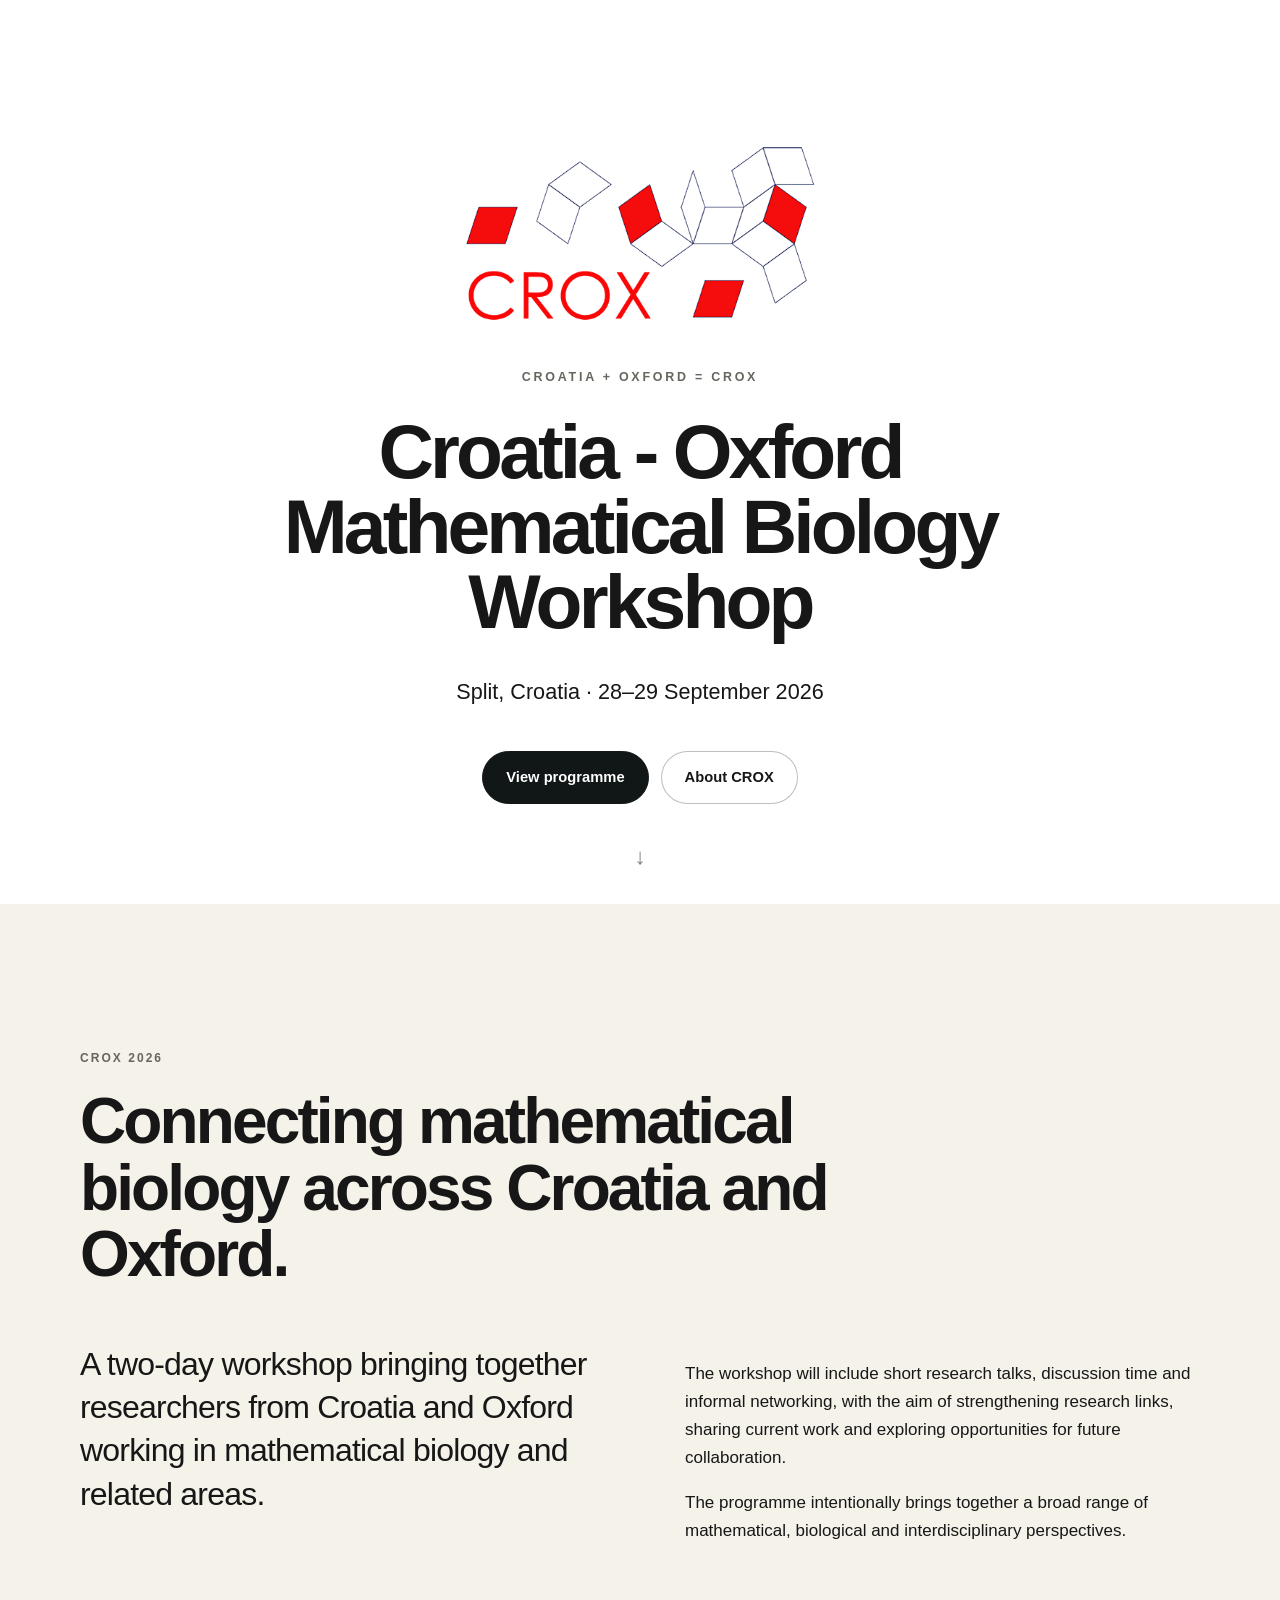
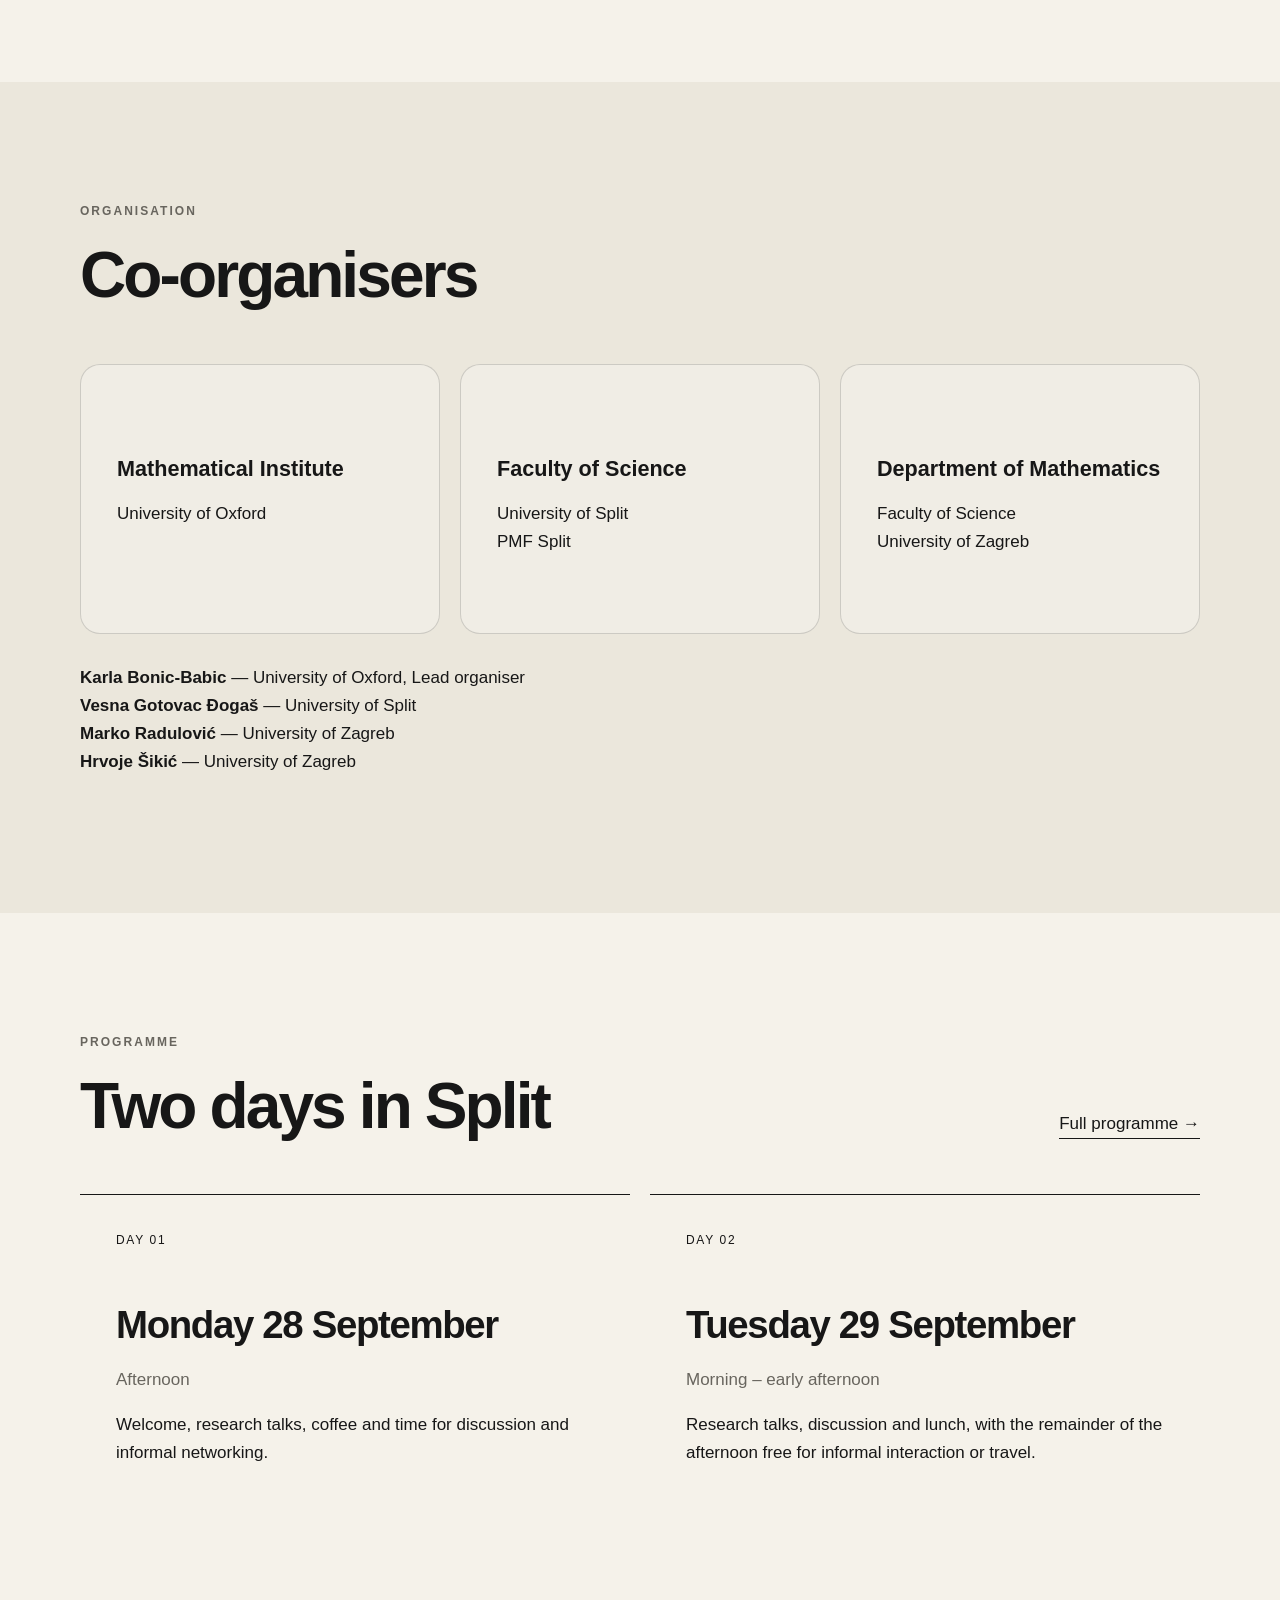
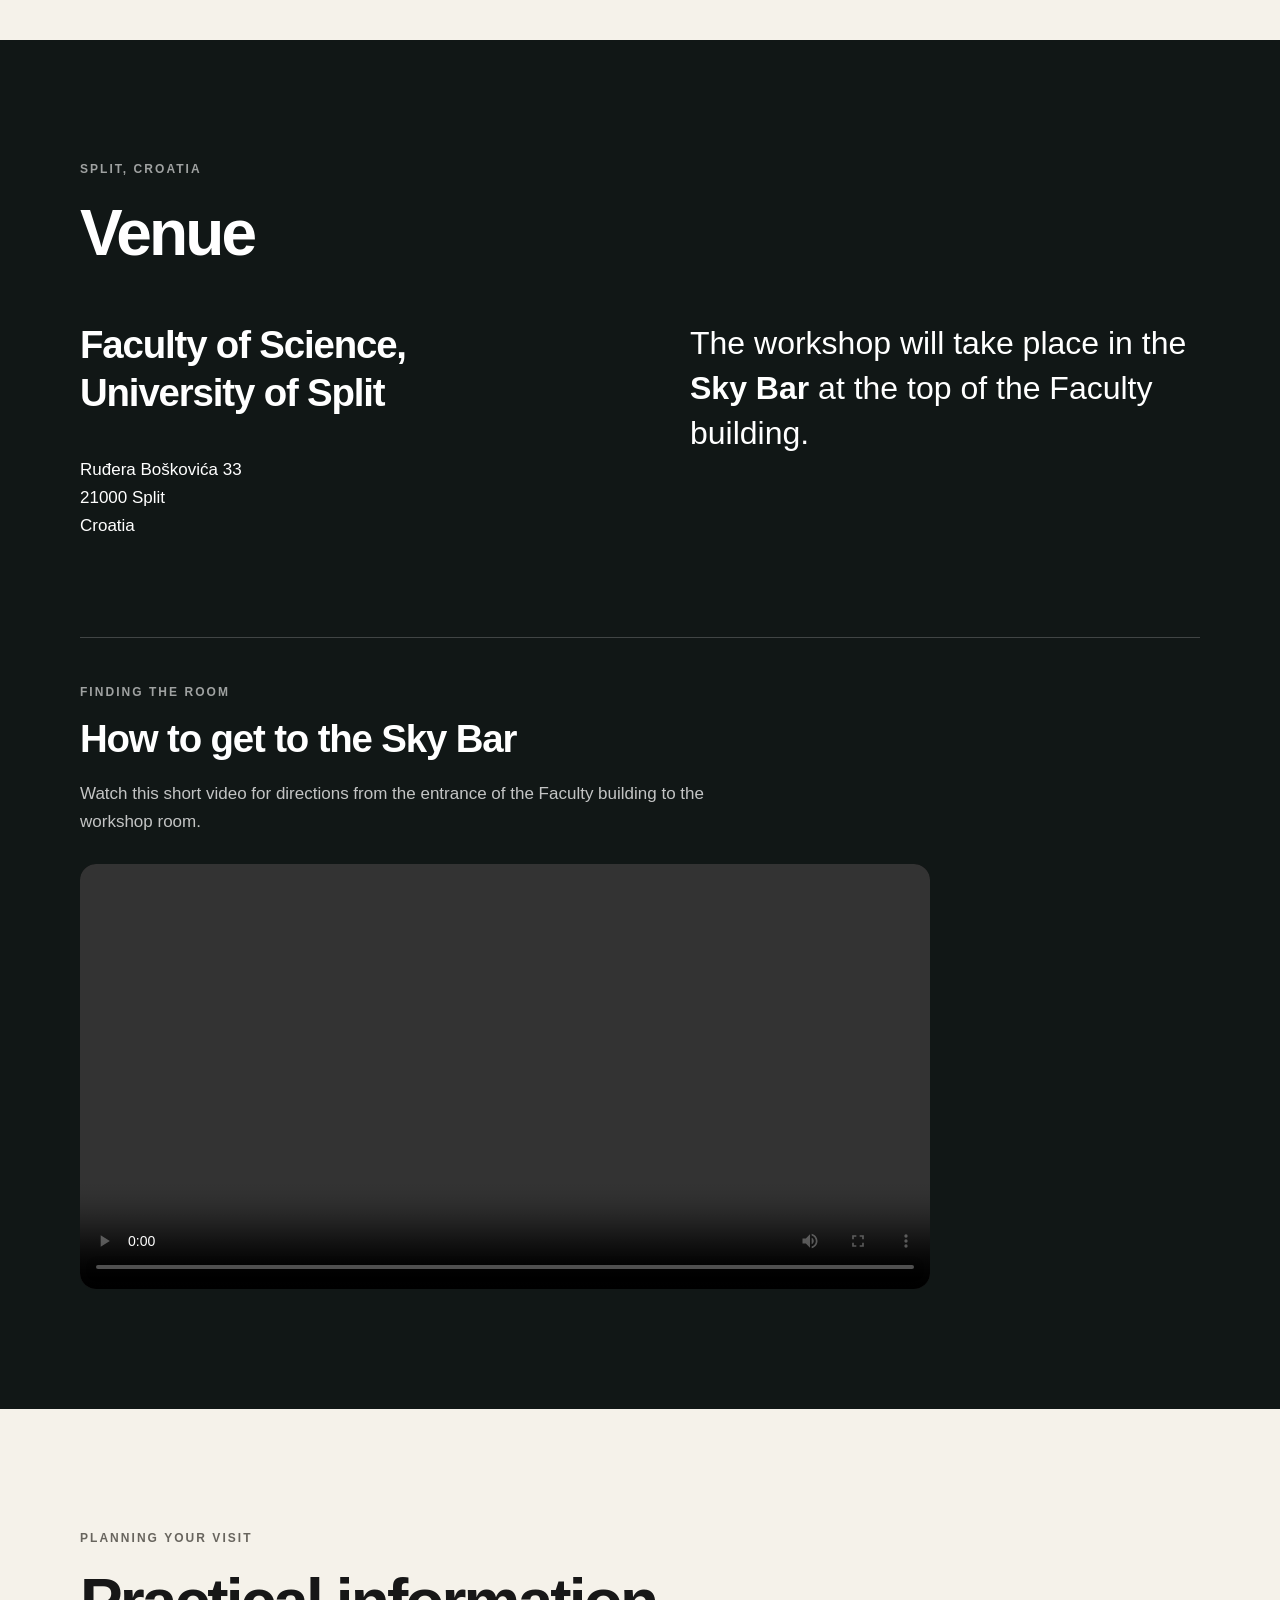
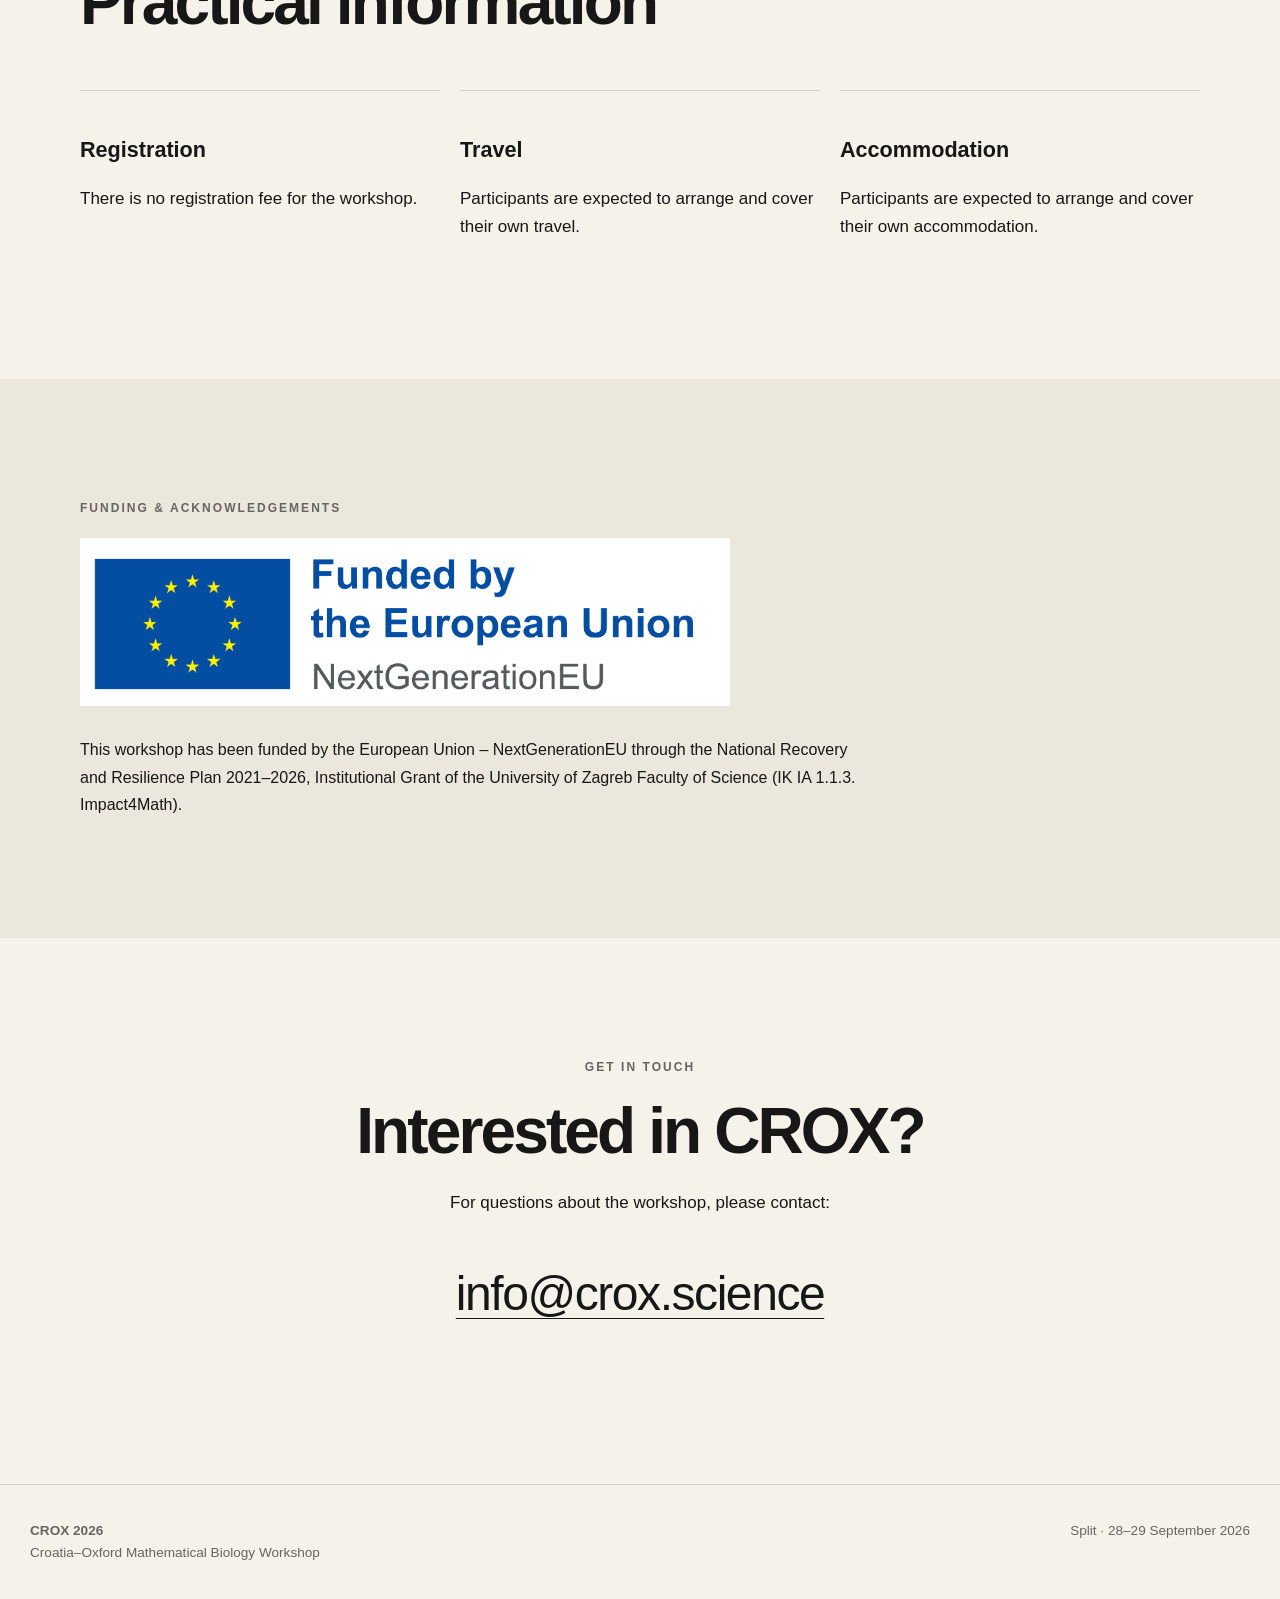
<file: index.html>
<!DOCTYPE html>
<html lang="en">

<head>
  <meta charset="UTF-8">
  <meta name="viewport" content="width=device-width, initial-scale=1.0">

  <title>CROX 2026 | Croatia - Oxford Mathematical Biology Workshop</title>

  <meta
    name="description"
    content="CROX 2026: Croatia - Oxford Mathematical Biology Workshop, Split, Croatia, 28–29 September 2026."
  >

  <link rel="stylesheet" href="style.css">
</head>

<body>

  <!-- Navigation -->
  <nav class="site-nav">
    <a class="nav-brand" href="index.html">CROX</a>

    <div class="nav-links">
      <a href="#about">About</a>
      <a href="programme.html">Programme</a>
      <a href="#venue">Venue</a>
      <a href="#practical">Practical</a>
      <a href="#contact">Contact</a>
    </div>
  </nav>


  <!-- Hero -->
  <header class="hero">

    <div class="hero-video" aria-hidden="true">
      <iframe
        src="https://player.vimeo.com/video/213096096?background=1&autoplay=1&loop=1&muted=1"
        frameborder="0"
        allow="autoplay; fullscreen"
        tabindex="-1"
        title="Background video">
      </iframe>
    </div>

    <div class="hero-overlay"></div>

    <div class="hero-content">

      <img
        src="assets/crox-logo.jpeg"
        alt="CROX logo"
        class="hero-logo"
        width="1200"
        height="540"
        loading="eager"
        fetchpriority="high"
        decoding="async"
      >

      <p class="eyebrow">
        Croatia + Oxford = CROX
      </p>

      <h1>
        Croatia - Oxford<br>
        Mathematical Biology Workshop
      </h1>

      <p class="hero-date">
        Split, Croatia · 28–29 September 2026
      </p>

      <div class="hero-buttons">
        <a href="programme.html" class="button button-light">
          View programme
        </a>

        <a href="#about" class="button button-outline">
          About CROX
        </a>
      </div>

    </div>

    <a href="#about" class="scroll-cue" aria-label="Scroll to workshop information">
      ↓
    </a>

  </header>


  <main>

    <!-- About -->
    <section class="section intro-section" id="about">

      <p class="section-label">CROX 2026</p>

      <h2>
        Connecting mathematical biology
        across Croatia and Oxford.
      </h2>

      <div class="two-column">

        <p class="lead">
          A two-day workshop bringing together researchers from Croatia
          and Oxford working in mathematical biology and related areas.
        </p>

        <div>
          <p>
            The workshop will include short research talks, discussion
            time and informal networking, with the aim of strengthening
            research links, sharing current work and exploring
            opportunities for future collaboration.
          </p>

          <p>
            The programme intentionally brings together a broad range of
            mathematical, biological and interdisciplinary perspectives.
          </p>
        </div>

      </div>

    </section>


    <!-- Organisers -->
    <section class="section soft-section" id="organisers">

      <p class="section-label">Organisation</p>
    
      <h2>Co-organisers</h2>
    
      <div class="info-grid organiser-grid">
    
        <article class="info-card">
          <h3>Mathematical Institute</h3>
          <p>University of Oxford</p>
        </article>
    
        <article class="info-card">
          <h3>Faculty of Science</h3>
          <p>
            University of Split<br>
            PMF Split
          </p>
        </article>
    
        <article class="info-card">
          <h3>Department of Mathematics</h3>
          <p>
            Faculty of Science<br>
            University of Zagreb
          </p>
        </article>
    
      </div>
    
      <p class="organiser-note">
        <strong>Karla Bonic-Babic</strong> — University of Oxford, Lead organiser<br>
        <strong>Vesna Gotovac Đogaš</strong> — University of Split<br>
        <strong>Marko Radulović</strong> — University of Zagreb<br>
        <strong>Hrvoje Šikić</strong> — University of Zagreb
      </p>
    
    </section>


    <!-- Programme preview -->
    <section class="section" id="programme">

      <div class="section-heading-row">
        <div>
          <p class="section-label">Programme</p>
          <h2>Two days in Split</h2>
        </div>

        <a href="programme.html" class="text-link">
          Full programme →
        </a>
      </div>


      <div class="day-grid">

        <article class="day-card">

          <p class="day-number">Day 01</p>

          <h3>Monday 28 September</h3>

          <p class="day-time">
            Afternoon
          </p>

          <p>
            Welcome, research talks, coffee and time for discussion
            and informal networking.
          </p>

        </article>


        <article class="day-card">

          <p class="day-number">Day 02</p>

          <h3>Tuesday 29 September</h3>

          <p class="day-time">
            Morning – early afternoon
          </p>

          <p>
            Research talks, discussion and lunch, with the remainder
            of the afternoon free for informal interaction or travel.
          </p>

        </article>

      </div>

    </section>


    <!-- Venue -->
    <section class="section dark-section" id="venue">

      <p class="section-label section-label-light">
        Split, Croatia
      </p>

      <h2>Venue</h2>

      <div class="venue-layout">

        <div>
          <h3>
            Faculty of Science,<br>
            University of Split
          </h3>

          <p>
            Ruđera Boškovića 33<br>
            21000 Split<br>
            Croatia
          </p>
        </div>

        <div>
          <p class="venue-highlight">
            The workshop will take place in the
            <strong>Sky Bar</strong> at the top of the Faculty building.
          </p>
        </div>

      </div>

        <div class="venue-video">
          <p class="venue-video-label">Finding the room</p>
        
          <h3>How to get to the Sky Bar</h3>
        
          <p>
            Watch this short video for directions from the entrance of the
            Faculty building to the workshop room.
          </p>
        
          <video controls playsinline preload="metadata">
            <source src="assets/how-to-find-sky-bar.MP4" type="video/mp4">
            Your browser does not support the video element.
          </video>
        </div>
      
    </section>


    <!-- Practical -->
    <section class="section" id="practical">

      <p class="section-label">Planning your visit</p>

      <h2>Practical information</h2>

      <div class="practical-grid">

        <article>
          <h3>Registration</h3>
          <p>
            There is no registration fee for the workshop.
          </p>
        </article>

        <article>
          <h3>Travel</h3>
          <p>
            Participants are expected to arrange and cover their own travel.
          </p>
        </article>

        <article>
          <h3>Accommodation</h3>
          <p>
            Participants are expected to arrange and cover their own accommodation.
          </p>
        </article>

      </div>

    </section>

    <!-- Funding -->
    <section class="section soft-section funding-section" id="funding">
    
      <p class="section-label">Funding &amp; acknowledgements</p>
        
      <div class="funding-content">
    
        <img
          src="assets/eu_funding.jpg"
          alt="Funded by the European Union – NextGenerationEU"
          class="funding-logo"
        >
    
        <p class="funding-text">
          This workshop has been funded by the European Union –
          NextGenerationEU through the National Recovery and Resilience Plan <span class="nowrap">2021–2026</span>,
          Institutional Grant of the University of Zagreb Faculty of Science (IK IA 1.1.3. Impact4Math).
        </p>
    
      </div>
    
    </section>
    
    <!-- Contact -->
    <section class="section contact-section" id="contact">

      <p class="section-label">Get in touch</p>

      <h2>Interested in CROX?</h2>

      <p>
        For questions about the workshop, please contact:
      </p>

      <a
        class="contact-email"
        href="mailto:info@crox.science"
      >
        info@crox.science
      </a>

    </section>

  </main>


  <footer class="site-footer">

    <div>
      <strong>CROX 2026</strong><br>
      Croatia–Oxford Mathematical Biology Workshop
    </div>

    <div>
      Split · 28–29 September 2026
    </div>

  </footer>
  
</body>
</html>
</file>
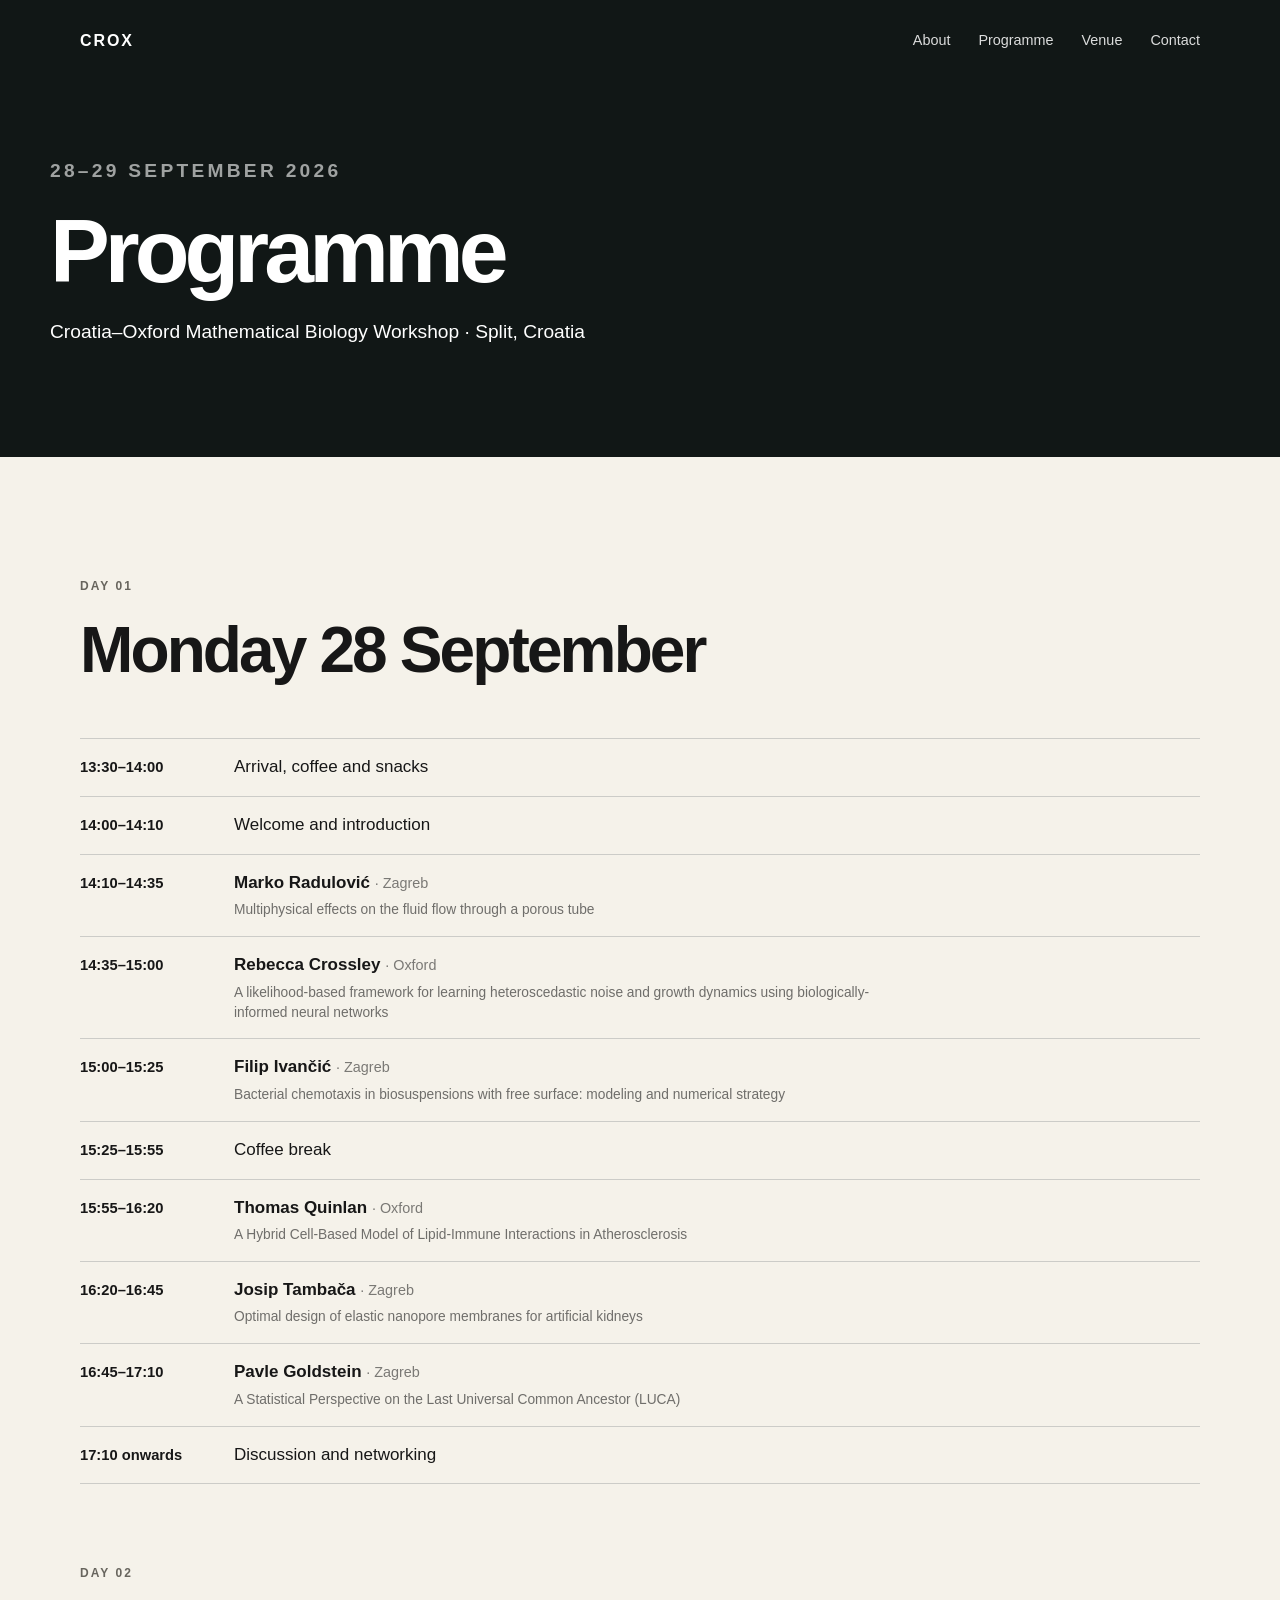
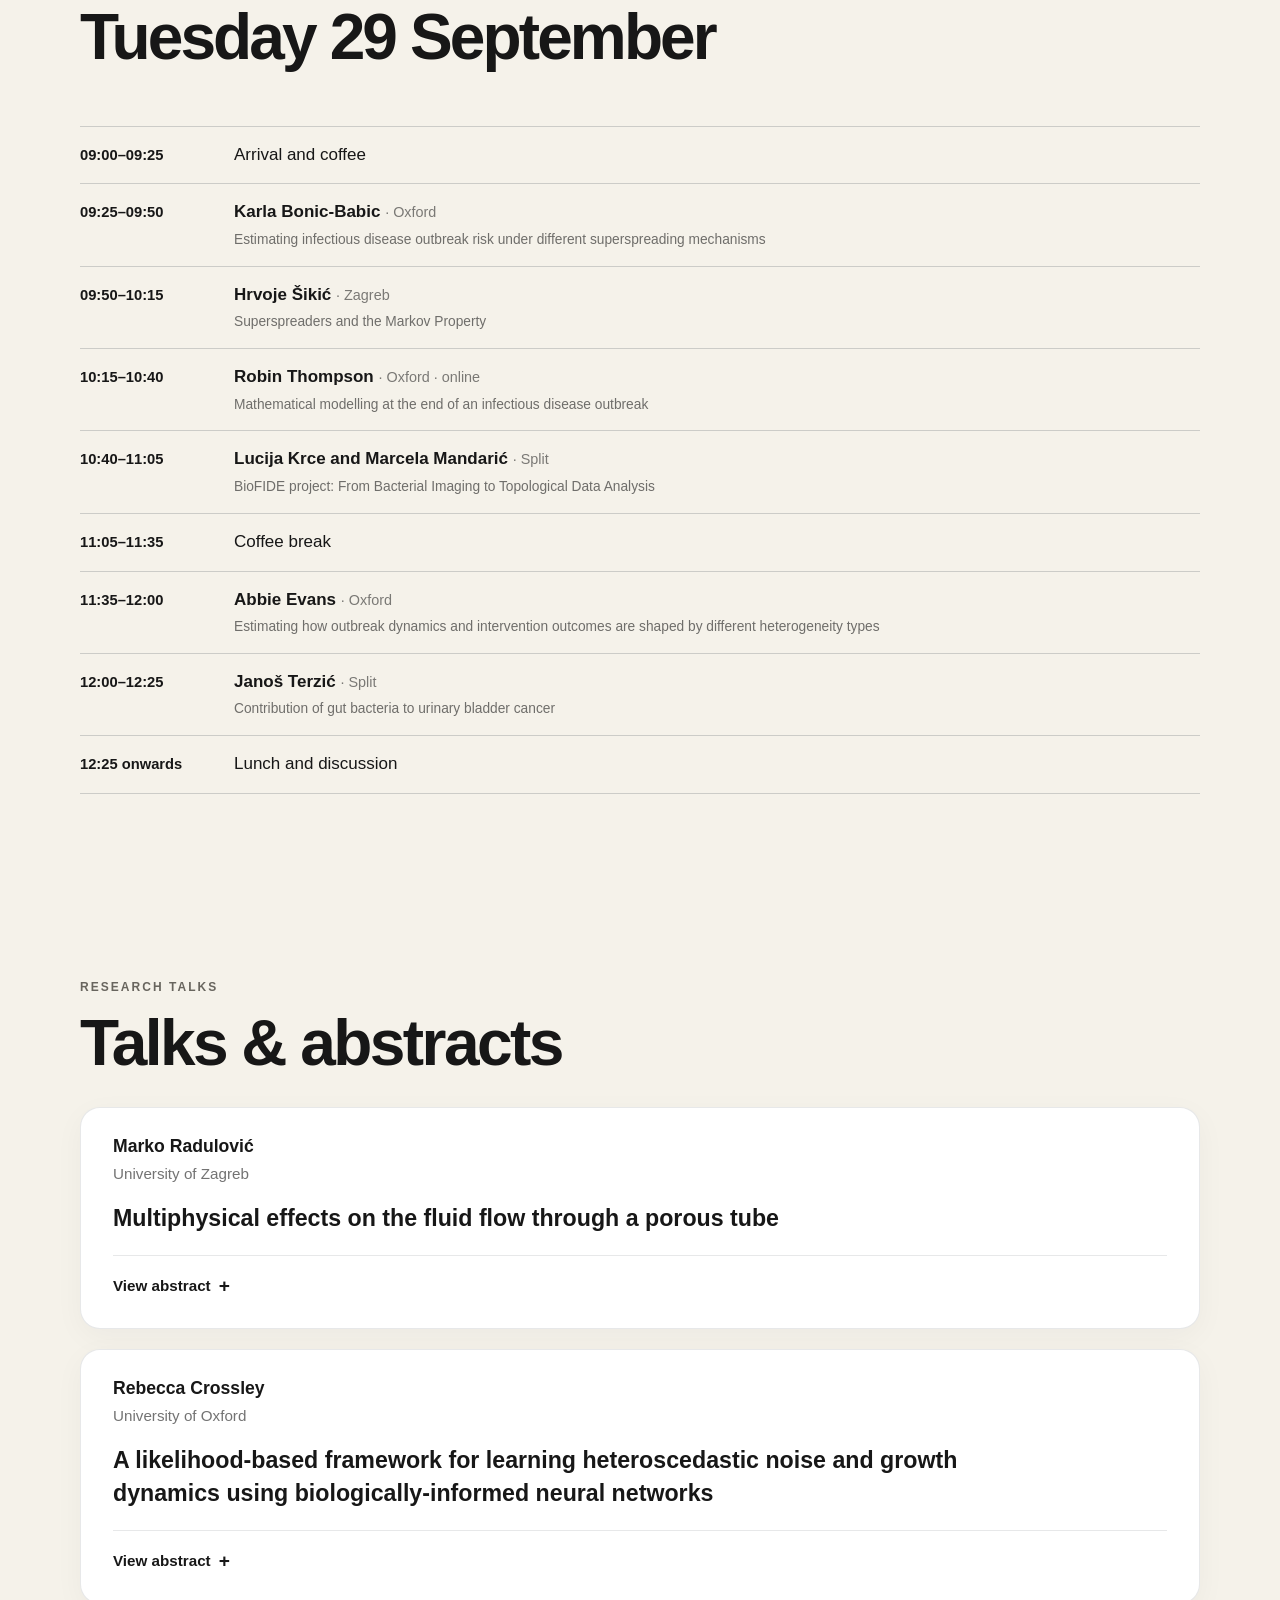
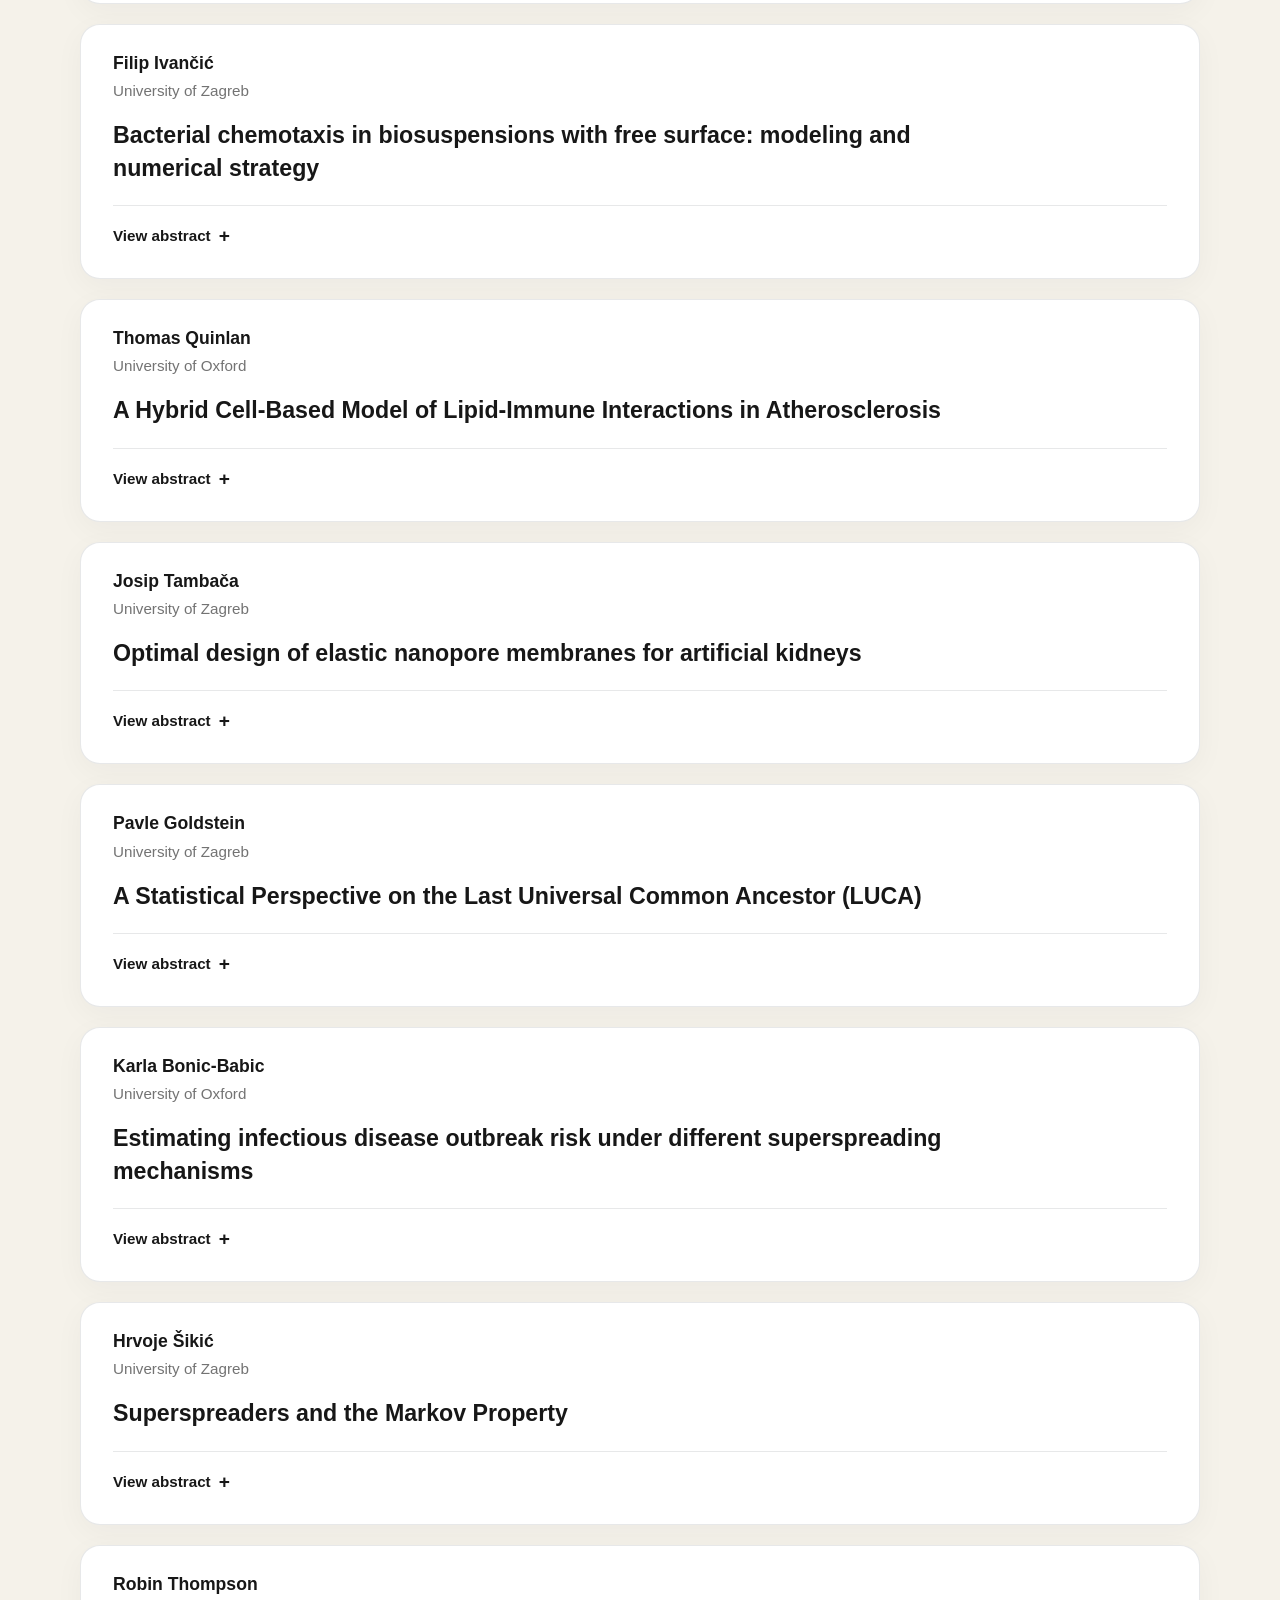
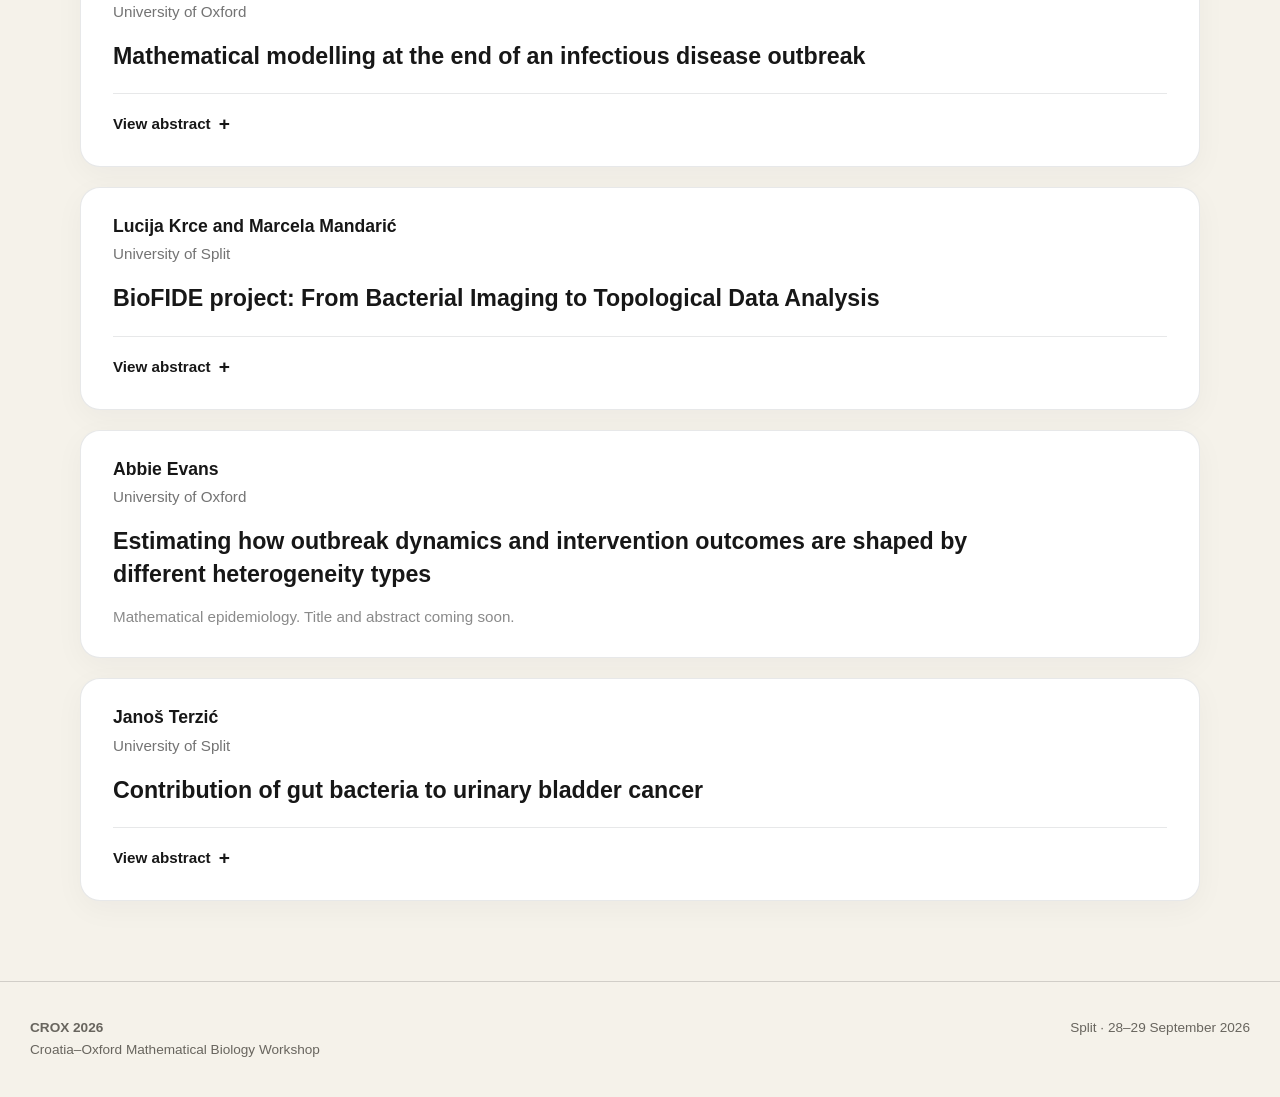
<file: programme.html>
<!DOCTYPE html>
<html lang="en">

<head>
  <meta charset="UTF-8">
  <meta name="viewport" content="width=device-width, initial-scale=1.0">

  <title>Programme | CROX 2026</title>

  <meta
    name="description"
    content="Programme for the Croatia–Oxford Mathematical Biology Workshop, 28–29 September 2026."
  >

  <link rel="stylesheet" href="style.css">
</head>

<body>

  <nav class="site-nav page-nav">
    <a class="nav-brand" href="index.html">CROX</a>

    <div class="nav-links">
      <a href="index.html#about">About</a>
      <a href="programme.html">Programme</a>
      <a href="index.html#venue">Venue</a>
      <a href="index.html#contact">Contact</a>
    </div>
  </nav>


  <header class="page-header">

    <div class="page-header-inner">

      <p class="section-label section-label-light">
        28–29 September 2026
      </p>

      <h1>Programme</h1>

      <p>
        Croatia–Oxford Mathematical Biology Workshop · Split, Croatia
      </p>

    </div>

  </header>


  <main>

    <section class="section programme-section">
    
      <!-- MONDAY -->
      <div class="programme-day">
    
        <p class="section-label">Day 01</p>
        <h2>Monday 28 September</h2>
    
        <div class="schedule">
    
          <div class="schedule-row">
            <div class="schedule-time">13:30–14:00</div>
            <div class="schedule-content">Arrival, coffee and snacks</div>
          </div>
    
          <div class="schedule-row">
            <div class="schedule-time">14:00–14:10</div>
            <div class="schedule-content">Welcome and introduction</div>
          </div>
    
          <div class="schedule-row talk-row">
            <div class="schedule-time">14:10–14:35</div>
            <div class="schedule-content">
              <strong>Marko Radulović</strong>
              <span class="schedule-affiliation"> · Zagreb</span>
              <div class="schedule-title">
                Multiphysical effects on the fluid flow through a porous tube
              </div>
            </div>
          </div>
    
          <div class="schedule-row talk-row">
            <div class="schedule-time">14:35–15:00</div>
            <div class="schedule-content">
              <strong>Rebecca Crossley</strong>
              <span class="schedule-affiliation"> · Oxford</span>
              <div class="schedule-title">
                A likelihood-based framework for learning heteroscedastic noise
                and growth dynamics using biologically-informed neural networks
              </div>
            </div>
          </div>
    
          <div class="schedule-row talk-row">
            <div class="schedule-time">15:00–15:25</div>
            <div class="schedule-content">
              <strong>Filip Ivančić</strong>
              <span class="schedule-affiliation"> · Zagreb</span>
              <div class="schedule-title">
                Bacterial chemotaxis in biosuspensions with free surface:
                modeling and numerical strategy
              </div>
            </div>
          </div>
    
          <div class="schedule-row break-row">
            <div class="schedule-time">15:25–15:55</div>
            <div class="schedule-content">Coffee break</div>
          </div>
    
          <div class="schedule-row talk-row">
            <div class="schedule-time">15:55–16:20</div>
            <div class="schedule-content">
              <strong>Thomas Quinlan</strong>
              <span class="schedule-affiliation"> · Oxford</span>
              <div class="schedule-title">
                A Hybrid Cell-Based Model of Lipid-Immune Interactions in
                Atherosclerosis
              </div>
            </div>
          </div>
    
          <div class="schedule-row talk-row">
            <div class="schedule-time">16:20–16:45</div>
            <div class="schedule-content">
              <strong>Josip Tambača</strong>
              <span class="schedule-affiliation"> · Zagreb</span>
              <div class="schedule-title">
                Optimal design of elastic nanopore membranes for artificial kidneys
              </div>
            </div>
          </div>
    
          <div class="schedule-row talk-row">
            <div class="schedule-time">16:45–17:10</div>
            <div class="schedule-content">
              <strong>Pavle Goldstein</strong>
              <span class="schedule-affiliation"> · Zagreb</span>
              <div class="schedule-title">
                A Statistical Perspective on the Last Universal Common Ancestor (LUCA)
              </div>
            </div>
          </div>
    
          <div class="schedule-row">
            <div class="schedule-time">17:10 onwards</div>
            <div class="schedule-content">
              Discussion and networking
            </div>
          </div>
    
        </div>
      </div>
    
    
      <!-- TUESDAY -->
      <div class="programme-day">
    
        <p class="section-label">Day 02</p>
        <h2>Tuesday 29 September</h2>
    
        <div class="schedule">
    
          <div class="schedule-row">
            <div class="schedule-time">09:00–09:25</div>
            <div class="schedule-content">Arrival and coffee</div>
          </div>
    
          <div class="schedule-row talk-row">
            <div class="schedule-time">09:25–09:50</div>
            <div class="schedule-content">
              <strong>Karla Bonic-Babic</strong>
              <span class="schedule-affiliation"> · Oxford</span>
              <div class="schedule-title">
                Estimating infectious disease outbreak risk under different
                superspreading mechanisms
              </div>
            </div>
          </div>
    
          <div class="schedule-row talk-row">
            <div class="schedule-time">09:50–10:15</div>
            <div class="schedule-content">
              <strong>Hrvoje Šikić</strong>
              <span class="schedule-affiliation"> · Zagreb</span>
              <div class="schedule-title">
                Superspreaders and the Markov Property
              </div>
            </div>
          </div>
    
          <div class="schedule-row talk-row">
            <div class="schedule-time">10:15–10:40</div>
            <div class="schedule-content">
              <strong>Robin Thompson</strong>
              <span class="schedule-affiliation"> · Oxford · online</span>
              <div class="schedule-title">
                Mathematical modelling at the end of an infectious disease outbreak
              </div>
            </div>
          </div>
    
          <div class="schedule-row talk-row">
            <div class="schedule-time">10:40–11:05</div>
            <div class="schedule-content">
              <strong>Lucija Krce and Marcela Mandarić</strong>
              <span class="schedule-affiliation"> · Split</span>
              <div class="schedule-title">
                BioFIDE project: From Bacterial Imaging to Topological Data Analysis
              </div>
            </div>
          </div>
    
          <div class="schedule-row break-row">
            <div class="schedule-time">11:05–11:35</div>
            <div class="schedule-content">Coffee break</div>
          </div>
    
          <div class="schedule-row talk-row">
            <div class="schedule-time">11:35–12:00</div>
            <div class="schedule-content">
              <strong>Abbie Evans</strong>
              <span class="schedule-affiliation"> · Oxford</span>
              <div class="schedule-title">
                Estimating how outbreak dynamics and intervention outcomes are shaped by different heterogeneity types
              </div>
            </div>
          </div>
    
          <div class="schedule-row talk-row">
            <div class="schedule-time">12:00–12:25</div>
            <div class="schedule-content">
              <strong>Janoš Terzić</strong>
              <span class="schedule-affiliation"> · Split</span>
              <div class="schedule-title">
                Contribution of gut bacteria to urinary bladder cancer
              </div>
            </div>
          </div>
    
          <div class="schedule-row">
            <div class="schedule-time">12:25 onwards</div>
            <div class="schedule-content">
              Lunch and discussion
            </div>
          </div>
    
        </div>
      </div>
    
    </section>

  
  <section class="section abstracts-section" id="abstracts">

    <div class="section-heading">
      <p class="section-label">Research talks</p>
      <h2>Talks &amp; abstracts</h2>
    </div>
  
    <div class="abstract-list">
  
      <!-- MARKO -->
      <article class="abstract-card">
        <div class="abstract-speaker">
          <h3>Marko Radulović</h3>
          <p>University of Zagreb</p>
        </div>
  
        <h4>Multiphysical effects on the fluid flow through a porous tube</h4>
  
        <details>
          <summary>View abstract</summary>
          <div class="abstract-text">
            <p>
              In this talk, we study the steady-state laminar flow of an
              electrically conducting fluid under the influence of a magnetic
              field through a tube with permeable walls. The fluid flow is
              described by a non-linear system of equations given by the
              Navier–Stokes equations taking into account magnetic-induced
              effects. The main goal is to investigate the effects of the
              porosity of the tube and the magnetic field on the fluid flow.
              Using asymptotic analysis with respect to the small parameter
              representing the ratio between the tube’s thickness and its
              length, we construct an explicit first-order approximation for
              the axial and radial velocity of the fluid. The first-order
              approximation takes into account the porosity of the tube as well
              as the effects of the magnetic field on the fluid flow through
              the presence of the corresponding non-dimensional parameters,
              and we illustrate this by providing numerical examples. These
              presented results can be found in I. Pažanin, M. Radulović,
              Magnetic-induced effects on the fluid flow through a porous tube,
              Zeitschrift fur Naturforschung A 80 (2025), 1127–1136. I will
              also give a short introduction to future work on synovial fluid
              modelling.
            </p>
          </div>
        </details>
      </article>
  
  
      <!-- REBECCA -->
      <article class="abstract-card">
        <div class="abstract-speaker">
          <h3>Rebecca Crossley</h3>
          <p>University of Oxford</p>
        </div>
  
        <h4>
          A likelihood-based framework for learning heteroscedastic noise and
          growth dynamics using biologically-informed neural networks
        </h4>
  
        <details>
          <summary>View abstract</summary>
          <div class="abstract-text">
            <p>
              In recent years, neural ordinary differential equation frameworks
              such as Biologically-Informed Neural Networks (BINNs) have shown
              promise for learning mechanistic laws from sparse data. However,
              most existing approaches implicitly assume homoscedastic Gaussian
              noise, and therefore do not account for potentially meaningful
              structure in biological variability. Here, we present an extension
              to the existing BINNs framework that includes a learnable noise
              model, allowing discovery of the noise model directly from data.
              Using population growth laws as an example, we demonstrate that
              the framework accurately recovers the underlying noise structure,
              scales uncertainty, and yields calibrated variance estimates that
              improve predictions of the underlying growth laws compared to
              existing approaches. As such, this work establishes a general
              likelihood-based framework for jointly learning dynamics and
              heteroscedastic noise within mechanistic neural network approaches.
            </p>
          </div>
        </details>
      </article>
  
  
      <!-- FILIP -->
      <article class="abstract-card">
        <div class="abstract-speaker">
          <h3>Filip Ivančić</h3>
          <p>University of Zagreb</p>
        </div>
  
        <h4>
          Bacterial chemotaxis in biosuspensions with free surface: modeling
          and numerical strategy
        </h4>
  
        <details>
          <summary>View abstract</summary>
          <div class="abstract-text">
            <p>
              Mathematical model governing bacterial chemotaxis in biological
              suspensions in bounded domains is extended and adapted to
              evolutionary domain. Domain with one boundary open to the
              atmosphere and free to move is considered. This is scenario of
              bacterial suspension in petri dish or in millimetric droplets.
              Design of numerical strategy preserving certain underlying
              structures of interest is proposed. Further extensions of the
              model will be discussed.
            </p>
  
            <p>
              1. Ivančić, F., Sheu, T. WH, and Solovchuk, M.: The free surface
              effect on a chemotaxis diffusion-convection coupling system,
              Computer Methods in Applied Mechanics and Engineering 356 (2019):
              387–406.
            </p>
  
            <p>
              2. Hillesdon, A. J., and T. J. Pedley: Bioconvection in
              suspensions of oxytactic bacteria: linear theory, Journal of
              Fluid Mechanics 324 (1996): 223–259.
            </p>
          </div>
        </details>
      </article>
  
  
      <!-- THOMAS -->
      <article class="abstract-card">
        <div class="abstract-speaker">
          <h3>Thomas Quinlan</h3>
          <p>University of Oxford</p>
        </div>
  
        <h4>
          A Hybrid Cell-Based Model of Lipid-Immune Interactions in
          Atherosclerosis
        </h4>
  
        <details>
          <summary>View abstract</summary>
          <div class="abstract-text">
            <p>
              Atherosclerosis is a disease driven by cholesterol accumulation
              within the arterial wall and involving coupled interactions
              between lipid transport and inflammation. Despite being a leading
              cause of cardiovascular disease, the spatial and stochastic
              mechanisms underlying plaque formation remain incompletely
              understood. To address this, we developed a hybrid
              continuum-discrete model of atherosclerotic plaque formation
              using the cell-based modelling framework Chaste. Our model
              incorporates feedback between lipid accumulation, cell death, and
              inflammatory chemokine production. We treat macrophages as
              discrete agents whose behaviour depends on the spatio-temporal
              distribution of lipoproteins, lipids, and the chemokine CCL2,
              whose dynamics are determined by a system of reaction-diffusion
              equations. The model is suitable for exploration of how cell-level
              processes influence local lipid and immune cell accumulation in
              early plaque development. Ongoing work focuses on exploring the
              model dynamics across parameter regimes.
            </p>
          </div>
        </details>
      </article>
  
  
      <!-- JOSIP -->
      <article class="abstract-card">
        <div class="abstract-speaker">
          <h3>Josip Tambača</h3>
          <p>University of Zagreb</p>
        </div>
  
        <h4>
          Optimal design of elastic nanopore membranes for artificial kidneys
        </h4>
  
        <details>
          <summary>View abstract</summary>
          <div class="abstract-text">
            <p>
              Silicon nanopore membranes are a fundamental component of
              implantable bioartificial kidneys. While these membranes utilize
              micromachined slit-pores to achieve highly efficient blood
              filtration, the presence of these pores compromises their
              structural stiffness. In this study, we explore several strategies
              to mitigate this loss of structural integrity. These include
              optimizing pore dimensions, adjusting pore orientation to account
              for material anisotropy, and implementing optimal beam-modeled rib
              reinforcements. We formulate these design challenges as smooth
              parametric minimization problems targeting structural compliance.
              Finally, we prove the existence of solutions to these optimization
              problems and develop a gradient-based algorithm for numerical
              simulations.
            </p>
          </div>
        </details>
      </article>
  
  
      <!-- PAVLE -->
      <article class="abstract-card">
        <div class="abstract-speaker">
          <h3>Pavle Goldstein</h3>
          <p>University of Zagreb</p>
        </div>
  
        <h4>
          A Statistical Perspective on the Last Universal Common Ancestor (LUCA)
        </h4>
  
        <details>
          <summary>View abstract</summary>
          <div class="abstract-text">
            <p>
              We introduce an analysis-of-variance statistical framework for
              analyzing multiple sequence alignments of protein families shared
              between two groups of organisms. When applied to present-day
              bacteria and archaea, the method yields a ranking score,
              estimating likelihood for their presence at time of LUCA
              population. By varying bacterial and archaeal subsamples, we
              assess the robustness of these inferences and gain some information
              on metabolic and other pathways potentially present in LUCA.
              Finally, our results provide a perspective on evolutionary
              processes associated with the archaeal–bacterial divergence.
            </p>
          </div>
        </details>
      </article>
  
  
      <!-- KARLA -->
      <article class="abstract-card">
        <div class="abstract-speaker">
          <h3>Karla Bonic-Babic</h3>
          <p>University of Oxford</p>
        </div>
  
        <h4>
          Estimating infectious disease outbreak risk under different
          superspreading mechanisms
        </h4>
  
        <details>
          <summary>View abstract</summary>
          <div class="abstract-text">
            <p>
              Superspreading can strongly affect whether an introduced infection
              fades out or causes a major outbreak. In this talk, I will compare
              two mechanisms of superspreading: superspreading events, where
              transmission varies through time, and superspreading individuals,
              where individuals differ in their transmission potential. I will
              show that, even when the two models have the same reproduction
              number, dispersion and offspring distribution, they can produce
              different estimates of the probability of a major outbreak after
              conditioning on the same early incidence data. I will then present
              an ensemble approach that combines these estimates according to
              the posterior support for each model, and illustrate how
              uncertainty in the mechanism of superspreading can be incorporated
              into real-time outbreak-risk estimation.
            </p>
          </div>
        </details>
      </article>
  
  
      <!-- HRVOJE -->
      <article class="abstract-card">
        <div class="abstract-speaker">
          <h3>Hrvoje Šikić</h3>
          <p>University of Zagreb</p>
        </div>
  
        <h4>Superspreaders and the Markov Property</h4>
  
        <details>
          <summary>View abstract</summary>
          <div class="abstract-text">
            <p>
              We present some consequences of the Markov property in modelling
              the superspreaders in infectious diseases models. We introduce
              the notion of an accidental superspreader, being purely the
              consequence of the specific behavior of the branching Markov
              process vs. the real superspreader. All authors contributed
              equally to the paper and are affiliated with the University of
              Zagreb, Faculty of Science, Department of Mathematics.
            </p>
          </div>
        </details>
      </article>
  
  
      <!-- ROBIN -->
      <article class="abstract-card">
        <div class="abstract-speaker">
          <h3>Robin Thompson</h3>
          <p>University of Oxford</p>
        </div>
  
        <h4>Mathematical modelling at the end of an infectious disease outbreak</h4>
  
        <details>
          <summary>View abstract</summary>
          <div class="abstract-text">
          <p>
            Determining when an infectious disease outbreak can be declared over safely is a critical challenge for public health policy advisors. 
            Although end-of-outbreak declarations permit the relaxation of control measures, premature declarations risk subsequent disease resurgence. 
            As a result, there has been increasing interest in developing quantitative frameworks for real-time estimation of the probability that additional cases will occur. 
            These approaches can be applied towards the end of an outbreak, following the apparent final reported case, to determine the risk associated with declaring the outbreak over. 
          </p>
          <p>
          I will present several mathematical modelling approaches for assessing the probability that additional cases will occur at the apparent end of an outbreak. 
          First, I will describe a method based on stochastic compartmental models, in which repeated model simulation can be used to derive practical “rules of thumb” for the minimum waiting time without cases required before declaring an outbreak over. 
          Second, I will present an exact probabilistic framework based on stochastic branching process models, in which disease incidence time series data are combined with contact tracing information to calculate the probability of additional cases. 
          I will also show how this framework can be extended to settings in which contact tracing data are unavailable. Finally, I will discuss a renewal equation based approach for estimating the probability of additional cases directly from disease incidence time series data. 
          This flexible framework was applied in the context of the 2017 Ebola outbreak in the Democratic Republic of the Congo to assess when interventions could be relaxed safely.
          </p>
          <p>
          Together, the methods presented provide a rigorous quantitative basis for informing public health decision making at the end of an infectious disease outbreak.
          </p>
        </details>
      </article>
  
  
      <!-- IVANA -->
      <article class="abstract-card">
        <div class="abstract-speaker">
          <h3>Lucija Krce and Marcela Mandarić</h3>
          <p>University of Split</p>
        </div>
  
        <h4>BioFIDE project: From Bacterial Imaging to Topological Data Analysis</h4>
  
        <details>
          <summary>View abstract</summary>
          <div class="abstract-text">
          <p>
            The BioFIDE project connects research on bioactive molecules and nanomaterials with mathematical analysis of biological systems. Here, we address a practical question: 
            how can microscopy images be used to quantify bacterial responses to antibacterial treatment? 
          </p>
          <p>
          Lucija Krce, principal investigator of bioFIDE, will introduce the project and present efforts to develop a relatively simple procedure for preparing bacterial cells for scanning electron microscopy. 
          Using conventional and alternative imaging modes, we compare untreated Escherichia coli and Staphylococcus aureus cells with cells exposed to an antibacterial surfactant belonging to the quaternary ammonium compounds—a class widely used in disinfectants.
          </p>
          <p>
          Building on these experiments, Marcela Mandarić will present an approach that assesses cell shape and uses topological data analysis to examine bacterial surface texture. 
          Persistent homology describes features of the bacterial surface that are not captured by cell outlines alone. 
          Statistical tests assess differences between treated and untreated cells. 
          The study illustrates how experimental imaging and mathematical methods can be combined to move beyond visual inspection towards a quantitative description of treatment-associated changes in bacterial morphology.
          </p>
        </details>
      </article>
  
  
      <!-- ABBIE -->
      <article class="abstract-card">
        <div class="abstract-speaker">
          <h3>Abbie Evans</h3>
          <p>University of Oxford</p>
        </div>
  
        <h4>Estimating how outbreak dynamics and intervention outcomes are shaped by different heterogeneity types</h4>
  
        <p class="abstract-pending">
          Mathematical epidemiology. Title and abstract coming soon.
        </p>
      </article>
  
  
      <!-- JANOŠ -->
      <article class="abstract-card">
        <div class="abstract-speaker">
          <h3>Janoš Terzić</h3>
          <p>University of Split</p>
        </div>
  
        <h4>Contribution of gut bacteria to urinary bladder cancer</h4>
  
        <details>
          <summary>View abstract</summary>
          <div class="abstract-text">
            <p>
              Exposure to environmental pollutants and the composition of the
              human microbiota may influence the risk of cancer. Like drugs,
              pollutants are metabolized in the body, which can alter their
              carcinogenic effects and where they reach in tissues. Although gut
              microorganisms can transform many chemicals and affect their
              metabolism, their role in pollutant-induced cancer remains
              unclear. We showed that reducing gut bacteria changes the
              metabolism of cigarette smoke-associated nitrosamines and
              substantially decreases the development and severity of
              nitrosamine-induced bladder cancer in mice. Using bacterial
              isolates, human gut microbial communities, and mouse models, we
              identified specific bacteria that contribute to this carcinogen
              metabolism. We also found that this activity varies between
              individuals and applies to several related nitrosamine
              carcinogens. These findings suggest that gut microbiota can
              influence how environmental chemicals contribute to cancer
              development. Understanding these interactions could help improve
              cancer risk assessment and identify new microbiome-based
              approaches for cancer prevention.
            </p>
          </div>
        </details>
      </article>
  
    </div>
  
  </section>
    

  </main>
    
  <footer class="site-footer">

    <div>
      <strong>CROX 2026</strong><br>
      Croatia–Oxford Mathematical Biology Workshop
    </div>

    <div>
      Split · 28–29 September 2026
    </div>

  </footer>

</body>
</html>
</file>
<file: style.css>
/* -------------------------------------------------
   CROX 2026
   Main stylesheet
-------------------------------------------------- */

:root {
  --background: #f5f2ea;
  --surface: #ebe7dc;
  --text: #171717;
  --muted: #68655e;
  --dark: #111716;
  --light: #ffffff;
  --border: rgba(23, 23, 23, 0.16);

  --max-width: 1180px;
  --section-space: 120px;
}


/* RESET */

* {
  box-sizing: border-box;
}

html {
  scroll-behavior: smooth;
}

body {
  margin: 0;

  font-family:
    Inter,
    -apple-system,
    BlinkMacSystemFont,
    "Segoe UI",
    Helvetica,
    Arial,
    sans-serif;

  background: var(--background);
  color: var(--text);

  font-size: 17px;
  line-height: 1.65;
}

img {
  max-width: 100%;
}

a {
  color: inherit;
}


/* NAVIGATION */

.site-nav {
  position: absolute;
  z-index: 20;
  top: 0;
  left: 0;
  right: 0;

  max-width: var(--max-width);
  margin: 0 auto;
  padding: 28px 30px;

  display: flex;
  align-items: center;
  justify-content: space-between;

  color: white;
}

.home-nav {
  color: var(--text);
}

.nav-brand {
  font-size: 1rem;
  font-weight: 700;
  letter-spacing: 0.12em;

  text-decoration: none;
}

.nav-links {
  display: flex;
  gap: 28px;
}

.nav-links a {
  text-decoration: none;
  font-size: 0.9rem;
  opacity: 0.85;

  transition: opacity 0.2s ease;
}

.nav-links a:hover {
  opacity: 1;
}


/* HERO */

.hero {
  position: relative;
  isolation: isolate;

  min-height: 100vh;

  display: flex;
  align-items: center;
  justify-content: center;

  padding: 130px 30px 100px;

  overflow: hidden;

  background: #ffffff;
  color: var(--text);
  text-align: center;
}


/* Background video */

.hero-video {
  position: absolute;
  inset: 0;

  overflow: hidden;

  z-index: -3;
}

.hero-video iframe {
  position: absolute;
  top: 50%;
  left: 50%;

  width: 177.78vh;
  min-width: 100%;
  height: 56.25vw;
  min-height: 100%;

  transform: translate(-50%, -50%);

  pointer-events: none;
}


/* Light wash over background */

.hero-overlay {
  position: absolute;
  inset: 0;

  background:
    linear-gradient(
      180deg,
      rgba(255, 255, 255, 0.78) 0%,
      rgba(255, 255, 255, 0.84) 55%,
      rgba(255, 255, 255, 0.94) 100%
    );

  z-index: -2;
}


/* Hero content */

.hero-content {
  width: 100%;
  max-width: 1000px;
}


/* CROX logo */

.hero-logo {
  display: block;

  width: min(390px, 68vw);
  height: auto;

  object-fit: contain;

  margin: 0 auto 32px;
  padding: 10px 14px;

  background: rgba(255, 255, 255, 0.55);
  backdrop-filter: blur(4px);
  -webkit-backdrop-filter: blur(4px);

  border-radius: 8px;
}


/* Small heading */

.eyebrow {
  margin: 0 0 26px;

  font-size: 0.78rem;
  font-weight: 700;
  letter-spacing: 0.22em;

  text-transform: uppercase;

  color: var(--muted);
}


/* Main title */

.hero h1 {
  max-width: 1100px;
  margin: 0 auto;

  font-size: clamp(2.8rem, 6vw, 5.7rem);
  line-height: 0.98;
  letter-spacing: -0.05em;

  font-weight: 600;

  color: var(--text);
}


/* Date */

.hero-date {
  margin: 34px 0 0;

  font-size: clamp(1.1rem, 2vw, 1.35rem);

  color: var(--text);
}


/* Buttons */

.hero-buttons {
  margin-top: 42px;

  display: flex;
  justify-content: center;
  flex-wrap: wrap;

  gap: 12px;
}

.button {
  display: inline-block;

  padding: 13px 23px;

  border-radius: 999px;

  text-decoration: none;
  font-weight: 600;
  font-size: 0.92rem;

  transition:
    background 0.2s ease,
    color 0.2s ease,
    transform 0.2s ease;
}

.button:hover {
  transform: translateY(-2px);
}


/* Primary button */

.button-light {
  background: var(--dark);
  color: #ffffff;

  border: 1px solid var(--dark);
}

.button-light:hover {
  background: #28302f;
}


/* Secondary button */

.button-outline {
  background: rgba(255, 255, 255, 0.55);

  border: 1px solid rgba(23, 23, 23, 0.28);

  color: var(--text);
}

.button-outline:hover {
  background: var(--dark);
  border-color: var(--dark);

  color: #ffffff;
}


/* Down arrow */

.scroll-cue {
  position: absolute;
  bottom: 28px;

  color: var(--text);
  text-decoration: none;

  font-size: 1.4rem;
  opacity: 0.55;
}


/* MAIN SECTIONS */

.section {
  max-width: var(--max-width);

  margin: 0 auto;
  padding: var(--section-space) 30px;
}

.section-label {
  margin: 0 0 20px;

  text-transform: uppercase;
  letter-spacing: 0.17em;

  font-size: 0.75rem;
  font-weight: 700;

  color: var(--muted);
}

.section h2 {
  max-width: 850px;

  margin: 0 0 55px;

  font-size: clamp(2.4rem, 5vw, 4.8rem);
  line-height: 1.04;
  letter-spacing: -0.045em;

  font-weight: 550;
}

.section h3 {
  font-size: 1.35rem;
  line-height: 1.25;
}


/* INTRO */

.intro-section {
  padding-top: 145px;
}

.two-column {
  display: grid;
  grid-template-columns: 1fr 1fr;

  gap: 90px;
}

.lead {
  margin-top: 0;

  font-size: clamp(1.5rem, 2.5vw, 2.15rem);
  line-height: 1.35;

  letter-spacing: -0.025em;
}


/* ORGANISER CARDS */

.soft-section {
  max-width: none;

  padding-left: max(30px, calc((100vw - var(--max-width)) / 2 + 30px));
  padding-right: max(30px, calc((100vw - var(--max-width)) / 2 + 30px));

  background: var(--surface);
}

.soft-section > * {
  max-width: var(--max-width);
}

.info-grid {
  display: grid;
  grid-template-columns: 1fr 1fr;

  gap: 20px;
}

.info-card {
  position: relative;

  min-height: 270px;

  padding: 36px;

  border: 1px solid var(--border);
  border-radius: 20px;

  background: rgba(255,255,255,0.25);
}

.info-card h3 {
  margin-top: 55px;
  margin-bottom: 14px;
}

.card-number {
  position: absolute;
  top: 30px;
  right: 32px;

  color: var(--muted);

  font-size: 0.8rem;
}

.small-text {
  color: var(--muted);
  font-size: 0.9rem;
}

.organiser-note {
  max-width: 850px;
  margin-top: 30px;
}

.organiser-grid {
  grid-template-columns: repeat(3, 1fr);
}

@media (max-width: 900px) {
  .organiser-grid {
    grid-template-columns: 1fr;
  }
}


/* PROGRAMME */

.section-heading-row {
  display: flex;
  justify-content: space-between;
  align-items: end;

  gap: 30px;

  margin-bottom: 55px;
}

.section-heading-row h2 {
  margin-bottom: 0;
}

.text-link {
  white-space: nowrap;

  text-decoration: none;

  border-bottom: 1px solid currentColor;
}

.day-grid {
  display: grid;
  grid-template-columns: 1fr 1fr;

  gap: 20px;
}

.day-card {
  padding: 36px;

  border-top: 1px solid var(--text);
}

.day-number {
  margin: 0 0 50px;

  text-transform: uppercase;
  letter-spacing: 0.14em;

  font-size: 0.75rem;
}

.day-card h3 {
  max-width: 420px;

  margin: 0 0 10px;

  font-size: clamp(1.7rem, 3vw, 2.7rem);
  letter-spacing: -0.035em;
}

.day-time {
  color: var(--muted);
}


/* VENUE */

.dark-section {
  max-width: none;

  padding-left: max(30px, calc((100vw - var(--max-width)) / 2 + 30px));
  padding-right: max(30px, calc((100vw - var(--max-width)) / 2 + 30px));

  background: var(--dark);
  color: white;
}

.dark-section > * {
  max-width: var(--max-width);
}

.section-label-light {
  color: rgba(255,255,255,0.6);
}

.venue-layout {
  display: grid;
  grid-template-columns: 1fr 1fr;

  gap: 100px;
}

.venue-layout h3 {
  margin-top: 0;

  font-size: clamp(1.7rem, 3vw, 2.7rem);
  letter-spacing: -0.03em;
}

.venue-highlight {
  margin-top: 0;

  font-size: clamp(1.4rem, 2.5vw, 2rem);
  line-height: 1.4;
}


/* PRACTICAL */

.practical-grid {
  display: grid;
  grid-template-columns: repeat(3, 1fr);

  gap: 20px;
}

.practical-grid article {
  padding-top: 24px;

  border-top: 1px solid var(--border);
}


/* CONTACT */

.contact-section {
  text-align: center;

  padding-bottom: 150px;
}

.contact-section h2 {
  margin-left: auto;
  margin-right: auto;
  margin-bottom: 25px;
}

.contact-email {
  display: inline-block;

  margin-top: 20px;

  font-size: clamp(1.5rem, 4vw, 3rem);
  font-weight: 500;
  letter-spacing: -0.03em;

  text-decoration-thickness: 1px;
  text-underline-offset: 8px;
}


/* FOOTER */

.site-footer {
  padding: 35px 30px;

  display: flex;
  justify-content: space-between;

  gap: 30px;

  border-top: 1px solid var(--border);

  font-size: 0.85rem;
  color: var(--muted);
}


/* PROGRAMME PAGE */

.page-header {
  padding: 155px 30px 90px;

  background: var(--dark);
  color: white;
}

.page-header-inner {
  max-width: var(--max-width);
  margin: 0 auto;
}

.page-header h1 {
  max-width: 900px;

  margin: 15px 0 20px;

  font-size: clamp(3rem, 7vw, 6rem);
  line-height: 1;

  letter-spacing: -0.055em;
  font-weight: 550;
}

.page-header p {
  font-size: 1.2rem;
}

.page-nav {
  position: absolute;
  color: white;
}

.schedule-day {
  margin-bottom: 100px;
}

.schedule-day h2 {
  margin-bottom: 35px;
}

.schedule-row {
  display: grid;

  grid-template-columns: 170px 1fr;

  gap: 35px;

  padding: 22px 0;

  border-top: 1px solid var(--border);
}

.schedule-time {
  font-weight: 600;
}

.schedule-title {
  font-size: 1.05rem;
}

.schedule-note {
  margin-top: 4px;

  color: var(--muted);
  font-size: 0.9rem;
}


/* MOBILE */

@media (max-width: 800px) {

  :root {
    --section-space: 80px;
  }

  body {
    font-size: 16px;
  }

  .site-nav {
    padding: 22px 20px;
  }

  .nav-links {
    gap: 15px;
  }

  .nav-links a:nth-child(3),
  .nav-links a:nth-child(4) {
    display: none;
  }

  .hero {
    padding-left: 20px;
    padding-right: 20px;
  }

  .hero h1 br {
    display: none;
  }

  .section {
    padding-left: 20px;
    padding-right: 20px;
  }

  .soft-section,
  .dark-section {
    padding-left: 20px;
    padding-right: 20px;
  }

  .two-column,
  .info-grid,
  .day-grid,
  .venue-layout,
  .practical-grid {
    grid-template-columns: 1fr;
  }

  .two-column,
  .venue-layout {
    gap: 35px;
  }

  .section-heading-row {
    display: block;
  }

  .text-link {
    display: inline-block;
    margin-top: 20px;
  }

  .schedule-row {
    grid-template-columns: 1fr;

    gap: 5px;
  }

  .site-footer {
    display: block;
  }

  .site-footer > div + div {
    margin-top: 15px;
  }
}

/* =========================================
   TALKS & ABSTRACTS
   ========================================= */

.abstracts-section {
  padding-top: 3rem;
  padding-bottom: 5rem;
}

.abstracts-section .section-heading {
  max-width: 800px;
  margin: 0 0 2rem 0;
  text-align: left;
}

.abstracts-section .section-label {
  margin-bottom: 0.8rem;
}

.abstracts-section .section-heading h2 {
  margin: 0;
  max-width: none;
  font-size: clamp(2.5rem, 5vw, 4.5rem);
  line-height: 1;
  letter-spacing: -0.04em;
}

.abstracts-section .section-intro {
  margin: 1.2rem 0 0;
  max-width: 650px;
  font-size: 1rem;
  line-height: 1.6;
  opacity: 0.6;
}

.abstract-list {
  display: grid;
  gap: 1.25rem;
}

.abstract-card {
  background: #ffffff;
  border: 1px solid rgba(20, 30, 45, 0.1);
  border-radius: 20px;
  padding: 1.75rem 2rem;
  box-shadow: 0 8px 30px rgba(20, 30, 45, 0.04);
}

.abstract-speaker {
  margin-bottom: 1rem;
}

.abstract-speaker h3 {
  margin: 0;
  font-size: 1.1rem;
  font-weight: 700;
}

.abstract-speaker p {
  margin: 0.2rem 0 0;
  font-size: 0.95rem;
  opacity: 0.6;
}

.abstract-card h4 {
  margin: 0 0 1.3rem;
  max-width: 900px;
  font-size: clamp(1.2rem, 2vw, 1.45rem);
  line-height: 1.4;
  font-weight: 600;
}

.abstract-card details {
  border-top: 1px solid rgba(20, 30, 45, 0.1);
  padding-top: 1rem;
}

.abstract-card summary {
  display: inline-flex;
  align-items: center;
  gap: 0.5rem;
  cursor: pointer;
  font-weight: 600;
  font-size: 0.95rem;
  list-style: none;
}

.abstract-card summary::-webkit-details-marker {
  display: none;
}

.abstract-card summary::after {
  content: "+";
  font-size: 1.2rem;
  line-height: 1;
}

.abstract-card details[open] summary::after {
  content: "−";
}

.abstract-text {
  max-width: 900px;
  padding-top: 1rem;
}

.abstract-text p {
  margin: 0 0 1rem;
  line-height: 1.75;
  opacity: 0.82;
}

.abstract-text p:last-child {
  margin-bottom: 0;
}

.title-pending {
  opacity: 0.55;
  font-style: italic;
}

.abstract-pending {
  margin: -0.4rem 0 0;
  font-size: 0.95rem;
  opacity: 0.5;
}

@media (max-width: 700px) {
  .abstracts-section {
    padding-top: 3.5rem;
    padding-bottom: 3.5rem;
  }

  .abstract-card {
    padding: 1.4rem;
    border-radius: 16px;
  }
}

/* Detailed programme */

.programme-day {
  margin-bottom: 5rem;
}

.programme-day:last-child {
  margin-bottom: 1rem;
}

.schedule {
  margin-top: 1.5rem;
}

.schedule-row {
  display: grid;
  grid-template-columns: 130px 1fr;
  gap: 1.5rem;
  padding: 1rem 0;
  border-top: 1px solid rgba(20, 30, 45, 0.18);
}

.schedule-row:last-child {
  border-bottom: 1px solid rgba(20, 30, 45, 0.18);
}

.schedule-time {
  font-weight: 600;
  font-size: 0.92rem;
}

.schedule-content {
  line-height: 1.45;
}

.schedule-affiliation {
  opacity: 0.55;
  font-size: 0.9rem;
}

.schedule-title {
  margin-top: 0.3rem;
  max-width: 680px;
  font-size: 0.86rem;
  line-height: 1.45;
  opacity: 0.6;
}

.schedule-title-pending {
  font-style: italic;
  opacity: 0.4;
}

.break-row .schedule-content {
  font-weight: 500;
}

@media (max-width: 700px) {
  .schedule-row {
    grid-template-columns: 1fr;
    gap: 0.35rem;
    padding: 1rem 0;
  }

  .schedule-time {
    font-size: 0.82rem;
    opacity: 0.6;
  }

  .schedule-title {
    font-size: 0.84rem;
  }
}

/* FUNDING */

.funding-section h2 {
  margin-bottom: 40px;
}

.funding-content {
  max-width: 900px;
}

.funding-section .funding-logo {
  display: block;
  width: 650px;
  max-width: 100%;
  height: auto;
  margin-bottom: 30px;
}

.funding-text {
  max-width: 780px;
  margin: 0;

  color: var(--text);
  font-size: 1rem;
  line-height: 1.7;
}

.nowrap {
  white-space: nowrap;
}

.venue-video {
  margin-top: 80px;
  padding-top: 45px;
  border-top: 1px solid rgba(255,255,255,0.2);
}

.venue-video-label {
  margin: 0 0 12px;

  text-transform: uppercase;
  letter-spacing: 0.17em;

  font-size: 0.75rem;
  font-weight: 700;

  color: rgba(255,255,255,0.6);
}

.venue-video h3 {
  margin: 0 0 12px;

  font-size: clamp(1.7rem, 3vw, 2.7rem);
  letter-spacing: -0.03em;
}

.venue-video > p:not(.venue-video-label) {
  max-width: 650px;
  margin-bottom: 28px;

  color: rgba(255,255,255,0.75);
}

.venue-video video {
  display: block;

  width: 100%;
  max-width: 850px;
  height: auto;

  border-radius: 16px;
  background: #000;
}
</file>
